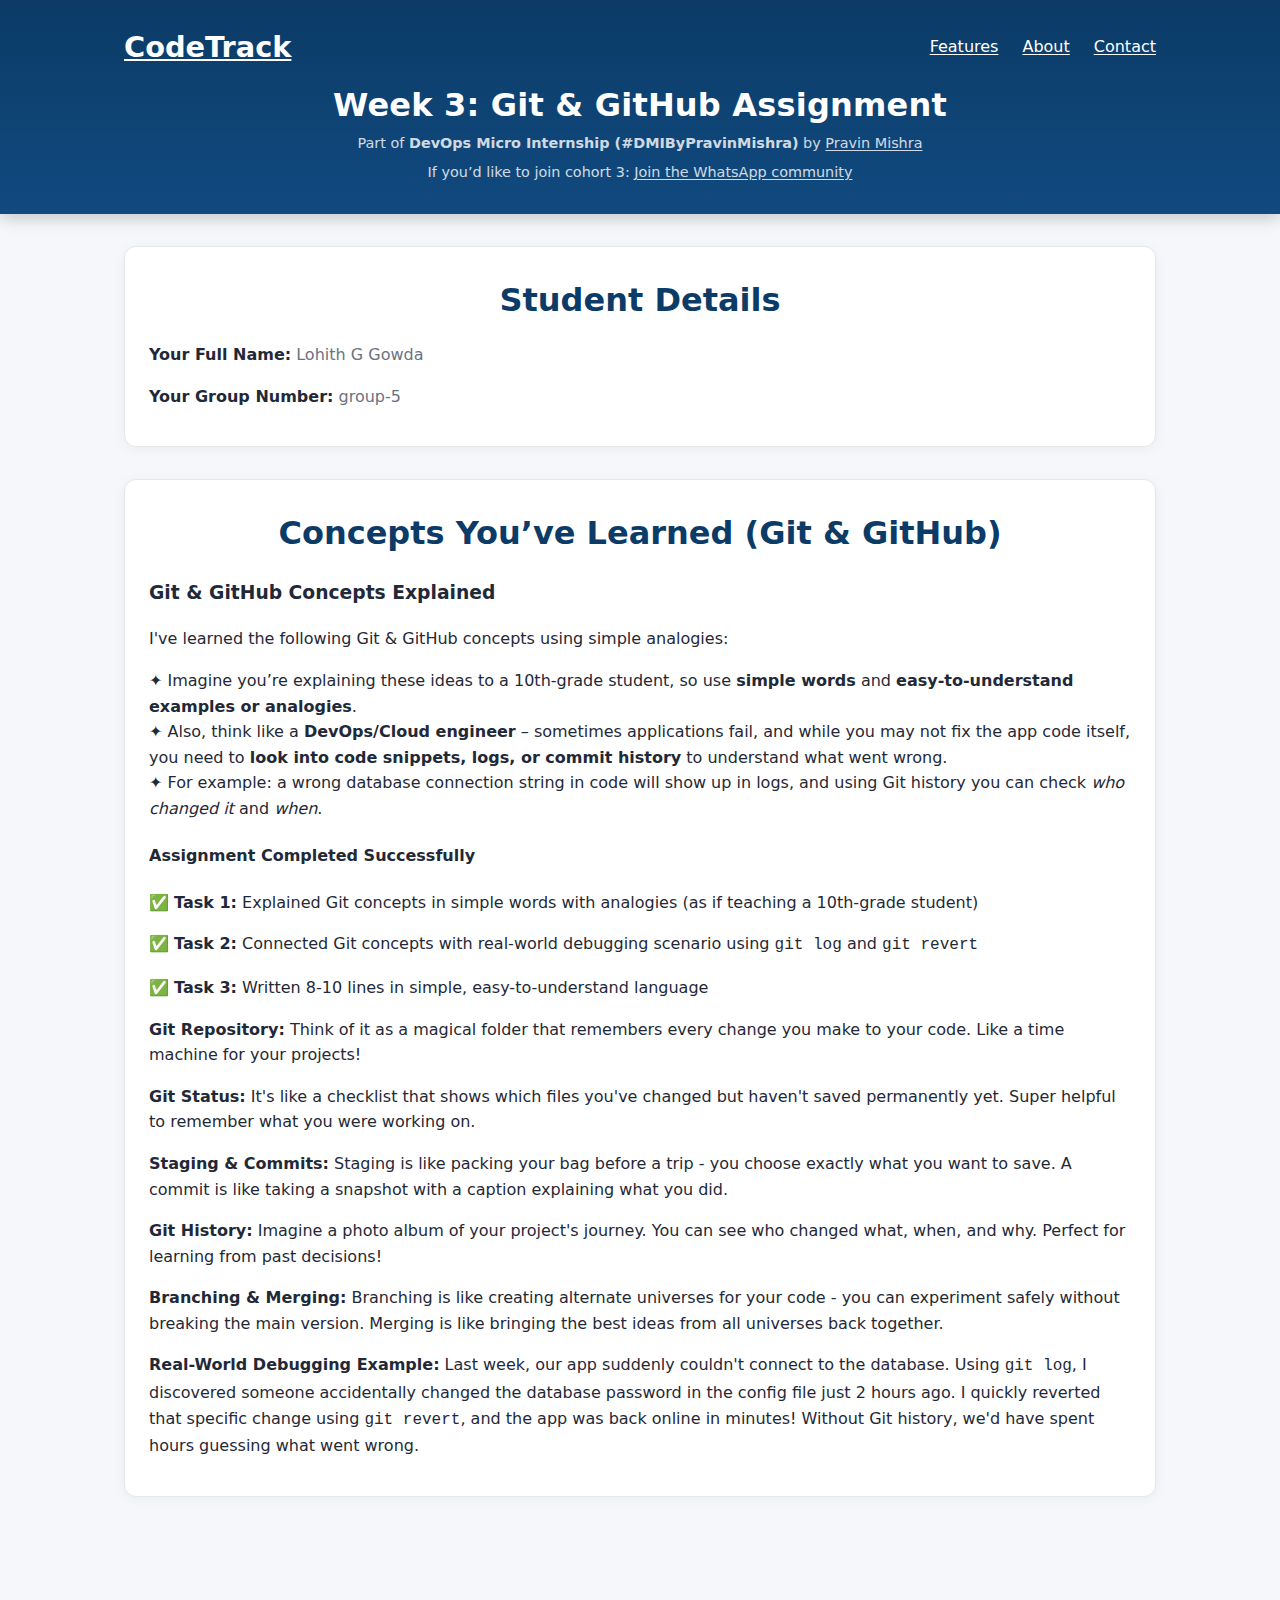
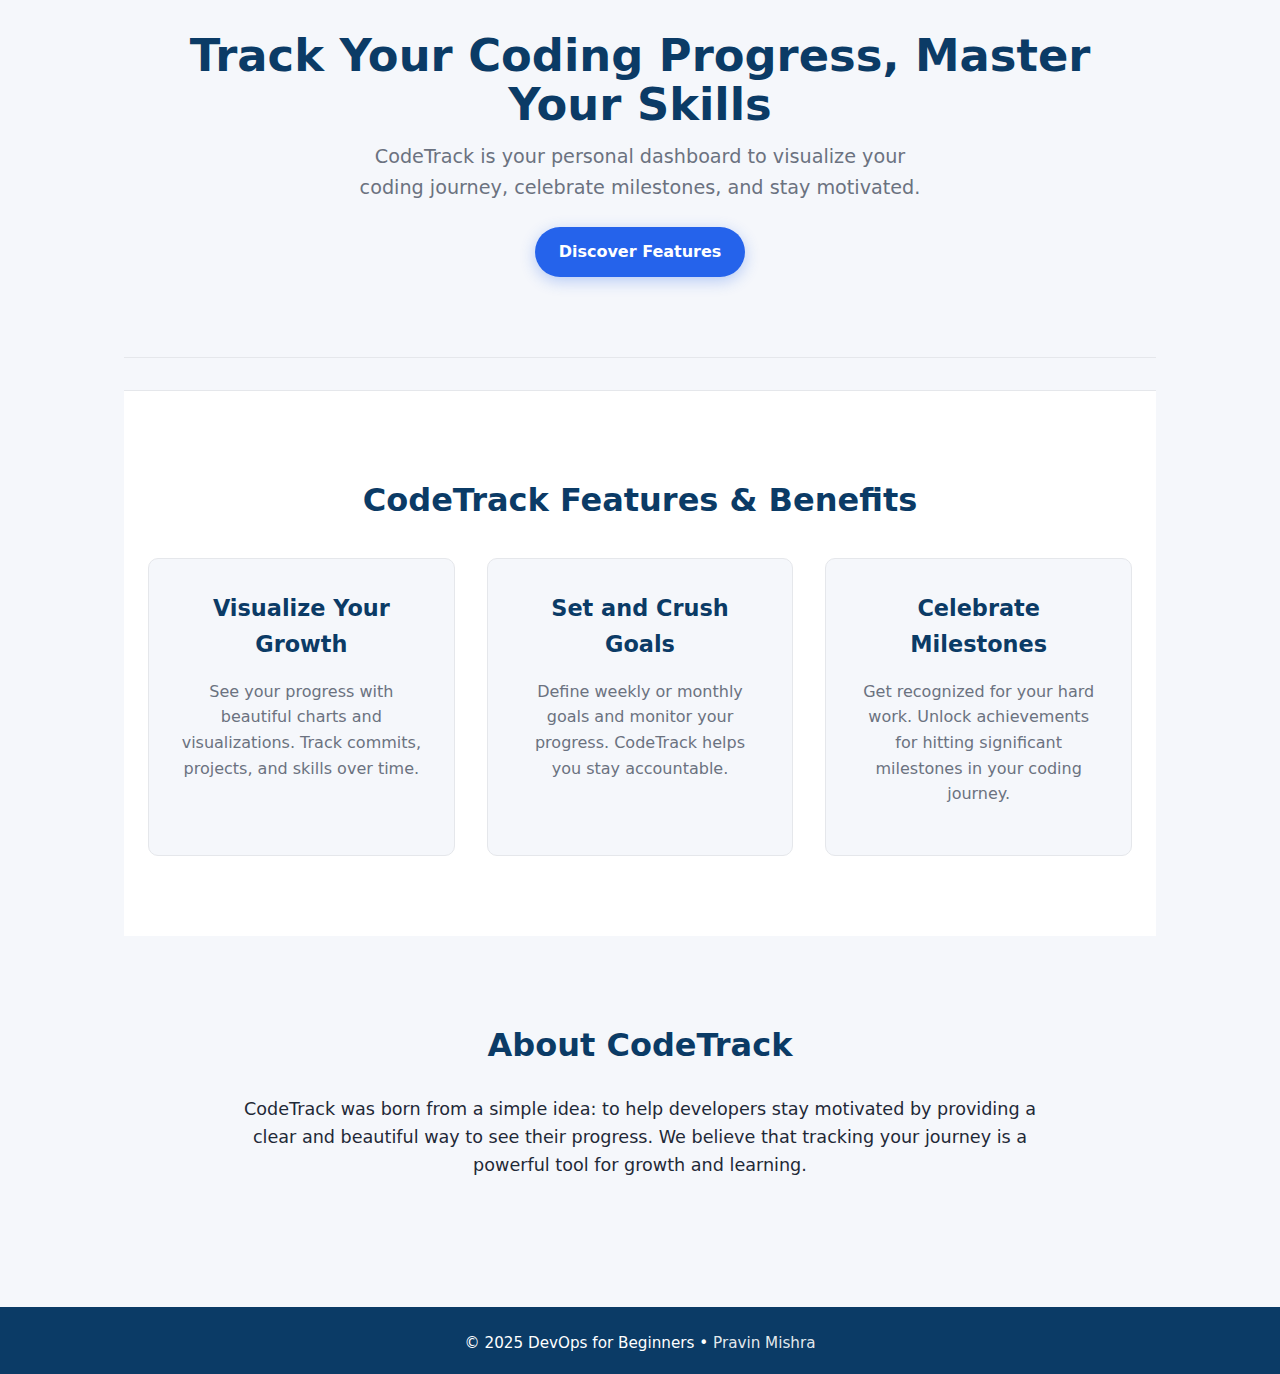
<file: index.html>
<!DOCTYPE html>
<html lang="en">

<head>
    <meta charset="UTF-8" />
    <meta name="viewport" content="width=device-width, initial-scale=1" />
    <title>CodeTrack - Your Personal Coding Journey</title>
    <link rel="stylesheet" href="styles.css" />
</head>

<body>
    <header class="site-header">
        <div class="header-inner">
            <div class="header-top">
                <a href="index.html" class="logo">CodeTrack</a>
                <nav class="main-nav">
                    <ul>
                        <li><a href="index.html#features">Features</a></li>
                        <li><a href="index.html#about">About</a></li>
                        <li><a href="contact.html">Contact</a></li>
                    </ul>
                </nav>
            </div>
            <h1>Week 3: Git & GitHub Assignment</h1>
            <p class="cohort-line">
                Part of <strong>DevOps Micro Internship (#DMIByPravinMishra)</strong> by
                <a href="https://www.linkedin.com/in/pravin-mishra-aws-trainer/" target="_blank">Pravin Mishra</a>
            </p>
            <p class="playlist-line">
                If you’d like to join cohort 3:
                <a href="https://chat.whatsapp.com/LSQpMsW9suFAS54DKtLcgE" target="_blank">
                    Join the WhatsApp community</a>
            </p>
        </div>
    </header>

    <main class="container">

        <!-- Student Details -->
        <section class="card student-info" aria-labelledby="student-details">
            <h2 id="student-details">Student Details</h2>
            <p><b>Your Full Name:</b> <span>Lohith G Gowda</span></p>
            <p><b>Your Group Number:</b> <span>group-5</span></p>
        </section>

        <!-- Concepts Learned -->
        <section class="card instructions" aria-labelledby="learning-summary">
            <h2 id="learning-summary">Concepts You’ve Learned (Git & GitHub)</h2>

            <h3>Git & GitHub Concepts Explained</h3>
            <p>I've learned the following Git & GitHub concepts using simple analogies:</p>

            <p>
                ✦ Imagine you’re explaining these ideas to a 10th-grade student, so use <b>simple words</b> and
                <b>easy-to-understand examples or analogies</b>.
                <br>✦ Also, think like a <b>DevOps/Cloud engineer</b> – sometimes applications fail, and while you may
                not fix
                the app code itself, you need to <b>look into code snippets, logs, or commit history</b> to understand
                what went wrong.
                <br>✦ For example: a wrong database connection string in code will show up in logs, and using Git
                history you can
                check <i>who changed it</i> and <i>when</i>.
            </p>

            <h4>Assignment Completed Successfully</h4>
            <p>✅ <strong>Task 1:</strong> Explained Git concepts in simple words with analogies (as if teaching a 10th-grade student)</p>
            <p>✅ <strong>Task 2:</strong> Connected Git concepts with real-world debugging scenario using <code>git log</code> and <code>git revert</code></p>
            <p>✅ <strong>Task 3:</strong> Written 8-10 lines in simple, easy-to-understand language</p>

            <div class="git-concepts">
                <p>
                    <strong>Git Repository:</strong> Think of it as a magical folder that remembers every change you make to your code. Like a time machine for your projects!
                </p>
                <p>
                    <strong>Git Status:</strong> It's like a checklist that shows which files you've changed but haven't saved permanently yet. Super helpful to remember what you were working on.
                </p>
                <p>
                    <strong>Staging & Commits:</strong> Staging is like packing your bag before a trip - you choose exactly what you want to save. A commit is like taking a snapshot with a caption explaining what you did.
                </p>
                <p>
                    <strong>Git History:</strong> Imagine a photo album of your project's journey. You can see who changed what, when, and why. Perfect for learning from past decisions!
                </p>
                <p>
                    <strong>Branching & Merging:</strong> Branching is like creating alternate universes for your code - you can experiment safely without breaking the main version. Merging is like bringing the best ideas from all universes back together.
                </p>
                <p>
                    <strong>Real-World Debugging Example:</strong> Last week, our app suddenly couldn't connect to the database. Using <code>git log</code>, I discovered someone accidentally changed the database password in the config file just 2 hours ago. I quickly reverted that specific change using <code>git revert</code>, and the app was back online in minutes! Without Git history, we'd have spent hours guessing what went wrong.
                </p>
            </div>

        </section>

        <!-- New sections for CodeTrack project -->
        <section class="hero-small">
            <div class="container">
                <h1>Track Your Coding Progress, Master Your Skills</h1>
                <p class="subtitle">CodeTrack is your personal dashboard to visualize your coding journey, celebrate milestones, and stay motivated.</p>
                <a href="#features-codetrack" class="btn btn-primary">Discover Features</a>
            </div>
        </section>

        <section id="features-codetrack" class="features-section">
            <div class="container">
                <h2>CodeTrack Features & Benefits</h2>
                <div class="features-grid">
                    <div class="feature-card">
                        <h3>Visualize Your Growth</h3>
                        <p>See your progress with beautiful charts and visualizations. Track commits, projects, and skills over time.</p>
                    </div>
                    <div class="feature-card">
                        <h3>Set and Crush Goals</h3>
                        <p>Define weekly or monthly goals and monitor your progress. CodeTrack helps you stay accountable.</p>
                    </div>
                    <div class="feature-card">
                        <h3>Celebrate Milestones</h3>
                        <p>Get recognized for your hard work. Unlock achievements for hitting significant milestones in your coding journey.</p>
                    </div>
                </div>
            </div>
        </section>

        <section id="about-codetrack" class="about-section">
            <div class="container">
                <h2>About CodeTrack</h2>
                <p>CodeTrack was born from a simple idea: to help developers stay motivated by providing a clear and beautiful way to see their progress. We believe that tracking your journey is a powerful tool for growth and learning.</p>
            </div>
        </section>

    </main>

    <footer class="site-footer">
        © 2025 DevOps for Beginners • <a href="https://www.linkedin.com/in/pravin-mishra-aws-trainer/"
            target="_blank">Pravin Mishra</a>
    </footer>
</body>

</html>
</file>
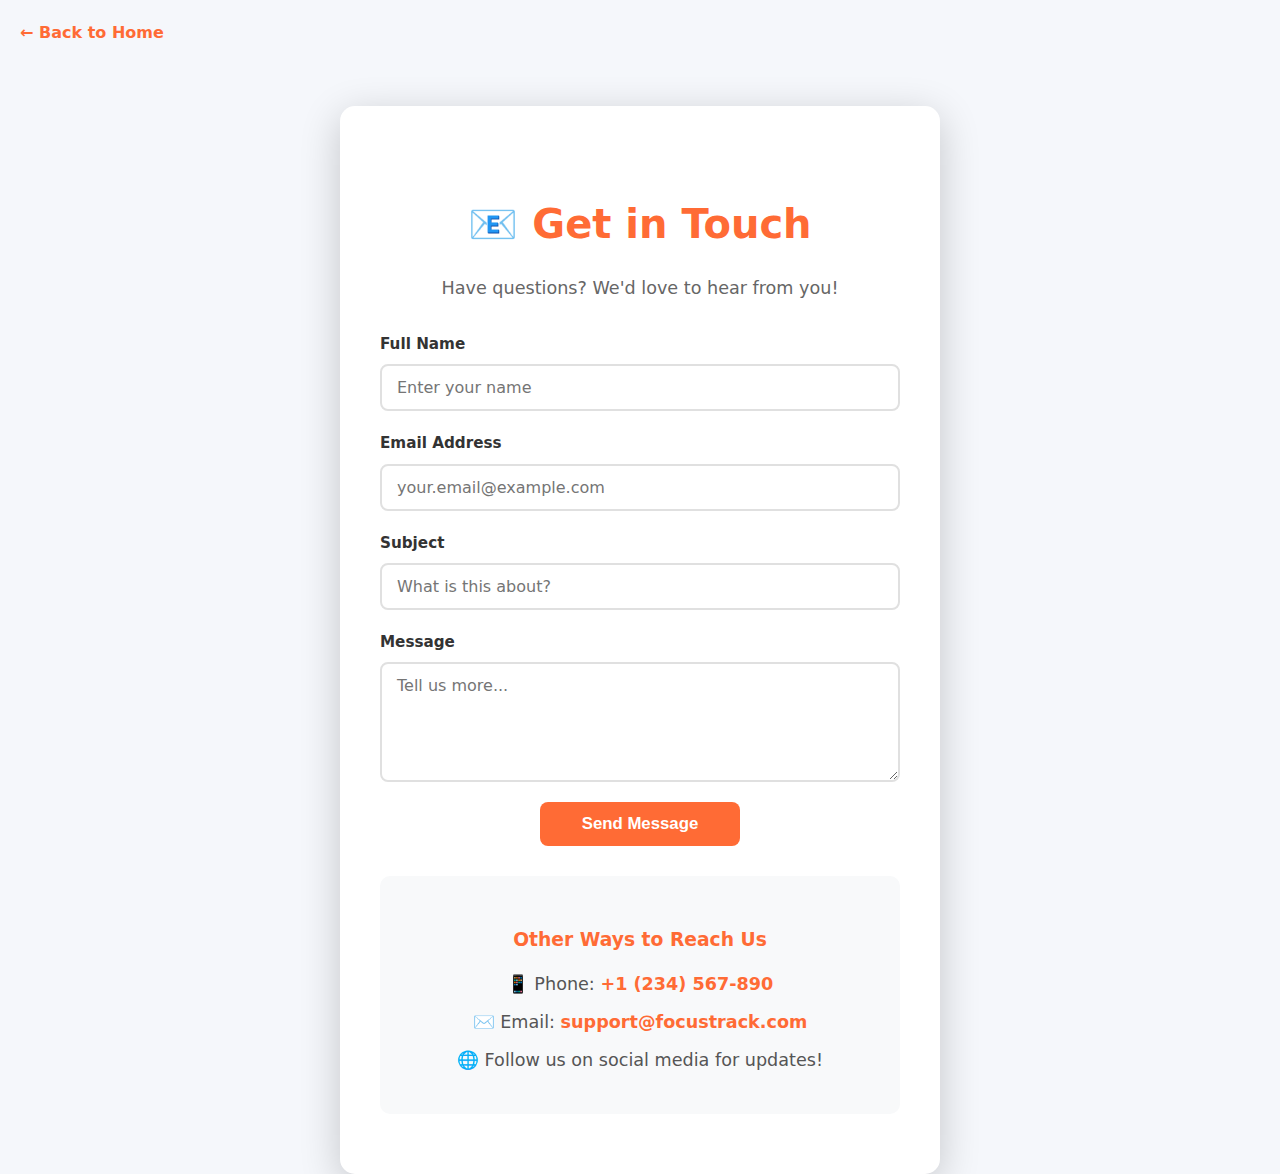
<file: contact.html>
<!DOCTYPE html>
<html lang="en">
<head>
    <meta charset="UTF-8">
    <meta name="viewport" content="width=device-width, initial-scale=1.0">
    <title>Contact Us - Focus Track</title>
    <link rel="stylesheet" href="styles.css">
    <style>
        .contact-container {
            background: white;
            border-radius: 15px;
            box-shadow: 0 10px 40px rgba(0, 0, 0, 0.2);
            padding: 60px 40px;
            max-width: 600px;
            margin: 0 auto;
            margin-top: 40px;
        }

        .contact-container h1 {
            color: #ff6b35;
            font-size: 2.5em;
            margin-bottom: 10px;
            text-align: center;
        }

        .contact-container p {
            color: #666;
            font-size: 1.1em;
            margin-bottom: 30px;
            text-align: center;
        }

        .contact-form {
            display: flex;
            flex-direction: column;
            gap: 20px;
        }

        .form-group {
            display: flex;
            flex-direction: column;
        }

        .form-group label {
            color: #333;
            font-weight: 600;
            margin-bottom: 8px;
            font-size: 0.95em;
        }

        .form-group input,
        .form-group textarea {
            padding: 12px 15px;
            border: 2px solid #e0e0e0;
            border-radius: 8px;
            font-family: inherit;
            font-size: 1em;
            transition: border-color 0.3s ease;
        }

        .form-group input:focus,
        .form-group textarea:focus {
            outline: none;
            border-color: #ff6b35;
            box-shadow: 0 0 0 3px rgba(255, 107, 53, 0.1);
        }

        .form-group textarea {
            resize: vertical;
            min-height: 120px;
        }

        .contact-container button {
            padding: 12px 30px;
            background: #ff6b35;
            color: white;
            border: none;
            border-radius: 8px;
            cursor: pointer;
            font-weight: 600;
            font-size: 1.05em;
            transition: all 0.3s ease;
            align-self: center;
            min-width: 200px;
        }

        .contact-container button:hover {
            background: #e05a2f;
            transform: translateY(-2px);
            box-shadow: 0 5px 15px rgba(255, 107, 53, 0.4);
        }

        .contact-info {
            background: #f8f9fa;
            padding: 30px;
            border-radius: 10px;
            margin-top: 30px;
            text-align: center;
        }

        .contact-info h3 {
            color: #ff6b35;
            margin-bottom: 15px;
        }

        .contact-info p {
            margin: 10px 0;
            color: #555;
        }

        .contact-info a {
            color: #ff6b35;
            text-decoration: none;
            font-weight: 600;
        }

        .contact-info a:hover {
            text-decoration: underline;
        }

        .back-link {
            display: inline-block;
            margin: 20px;
            color: #ff6b35;
            text-decoration: none;
            font-weight: 600;
        }

        .back-link:hover {
            text-decoration: underline;
        }
    </style>
</head>
<body>
    <a href="/" class="back-link">← Back to Home</a>

    <div class="contact-container">
        <h1>📧 Get in Touch</h1>
        <p>Have questions? We'd love to hear from you!</p>

        <form class="contact-form" onsubmit="handleSubmit(event)">
            <div class="form-group">
                <label for="name">Full Name</label>
                <input type="text" id="name" name="name" required placeholder="Enter your name">
            </div>

            <div class="form-group">
                <label for="email">Email Address</label>
                <input type="email" id="email" name="email" required placeholder="your.email@example.com">
            </div>

            <div class="form-group">
                <label for="subject">Subject</label>
                <input type="text" id="subject" name="subject" required placeholder="What is this about?">
            </div>

            <div class="form-group">
                <label for="message">Message</label>
                <textarea id="message" name="message" required placeholder="Tell us more..."></textarea>
            </div>

            <button type="submit">Send Message</button>
        </form>

        <div class="contact-info">
            <h3>Other Ways to Reach Us</h3>
            <p>📱 Phone: <a href="tel:+1234567890">+1 (234) 567-890</a></p>
            <p>✉️ Email: <a href="mailto:support@focustrack.com">support@focustrack.com</a></p>
            <p>🌐 Follow us on social media for updates!</p>
        </div>
    </div>

    <script>
        function handleSubmit(event) {
            event.preventDefault();
            const name = document.getElementById('name').value;
            const email = document.getElementById('email').value;
            const subject = document.getElementById('subject').value;
            const message = document.getElementById('message').value;

            // Simple validation
            if (name && email && subject && message) {
                alert(`Thank you, ${name}! Your message has been received. We'll get back to you soon.`);
                event.target.reset();
            } else {
                alert('Please fill in all fields.');
            }
        }
    </script>
</body>
</html>
</file>
<file: styles.css>
/* ---------------------------
   Base
---------------------------- */
:root {
    --brand-900: #0b3b66;
    /* deep navy for headers/accents */
    --brand-700: #114a80;
    --ink: #1f2937;
    --muted: #6b7280;
    --paper: #ffffff;
    --bg: #f5f7fb;
    --border: #e5e7eb;
    --accent: #2563eb;
    /* primary action color */
    --accent-dark: #1a4fd8;
    --ok: #22c55e;
    --orange-contact: #ff6b35; /* Orange accent for contact form */
    --orange-contact-dark: #e05a2f; /* Darker orange for hover */
}

*,
*::before,
*::after {
    box-sizing: border-box;
}

html,
body {
    height: 100%;
    margin: 0;
}

body {
    font-family: "Segoe UI", system-ui, -apple-system, Arial, sans-serif;
    color: var(--ink);
    background: var(--bg);
    line-height: 1.6;
    -webkit-font-smoothing: antialiased;
    text-rendering: optimizeLegibility;
}

/* ---------------------------
   Layout / Container
---------------------------- */
.container {
    max-width: 1080px;
    margin: 0 auto;
    padding: 0 1.5rem;
}

main .container {
    padding-top: 2rem;
    padding-bottom: 2rem;
}

/* ---------------------------
   Header
---------------------------- */
.site-header {
    background: linear-gradient(180deg, var(--brand-900), var(--brand-700));
    color: #fff;
    padding: 1.5rem 1rem;
    box-shadow: 0 4px 16px rgba(0, 0, 0, .2);
    text-align: center; /* Center align header content */
}

.header-inner {
    max-width: 1080px;
    margin: 0 auto;
    padding: 0 1.5rem;
}

.header-top {
    display: flex;
    justify-content: space-between;
    align-items: center;
    margin-bottom: 1rem;
    flex-wrap: wrap; /* Allow wrapping on small screens */
}

.logo {
    font-size: 1.8rem;
    font-weight: 700;
    color: var(--paper);
    text-decoration: none;
    margin-right: 1.5rem; /* Space between logo and nav */
}

.main-nav ul {
    list-style: none;
    padding: 0;
    margin: 0;
    display: flex;
    gap: 1.5rem;
    flex-wrap: wrap; /* Allow wrapping on small screens */
    justify-content: center; /* Center nav items on wrap */
}

.main-nav a {
    color: var(--paper);
    text-decoration: none;
    font-weight: 500;
    transition: all 0.2s ease;
    padding: 0.5rem 0; /* Add padding for click area */
}

.main-nav a:hover {
    color: rgba(255, 255, 255, 0.8);
    text-decoration: underline;
    text-underline-offset: 4px;
}

.site-header h1 {
    margin: 0 0 .5rem;
    font-size: clamp(1.6rem, 2.5vw, 2.2rem);
    letter-spacing: .2px;
    line-height: 1.2;
}

.site-header .subtitle {
    font-size: 1.1rem;
    margin-top: 0.5rem;
    opacity: 0.9;
}

.cohort-line,
.playlist-line {
    margin: .35rem 0;
    font-size: 0.9rem;
    opacity: 0.8;
}

.site-header a {
    color: #fff;
    text-decoration: underline;
    text-underline-offset: 2px;
}

/* ---------------------------
   Buttons
---------------------------- */
.btn {
    display: inline-block;
    border-radius: 999px;
    padding: .75rem 1.5rem;
    font-weight: 600;
    text-decoration: none;
    transition: all 0.2s ease;
    cursor: pointer;
    border: none;
}

.btn-primary {
    background: var(--accent);
    color: var(--paper);
    box-shadow: 0 4px 15px rgba(37, 99, 235, 0.3);
}

.btn-primary:hover {
    background: var(--accent-dark);
    transform: translateY(-2px);
    box-shadow: 0 6px 20px rgba(37, 99, 235, 0.4);
}

.btn-light {
    background: #ffffff;
    border: 2px solid rgba(255, 255, 255, .85);
    color: var(--brand-900);
}

/* ---------------------------
   Cards
---------------------------- */
.card {
    background: var(--paper);
    border: 1px solid var(--border);
    border-radius: 12px;
    padding: 1.5rem;
    box-shadow: 0 2px 12px rgba(0, 0, 0, .05);
    margin-bottom: 1.5rem;
}

h2 {
    color: var(--brand-900);
    font-size: clamp(1.5rem, 2.5vw, 2rem);
    margin: .25rem 0 1rem;
    text-align: center;
}

/* ---------------------------
   Hero Section
---------------------------- */
.hero {
    background: var(--bg);
    padding: 4rem 1.5rem;
    text-align: center;
}

.hero h1 {
    font-size: clamp(2.5rem, 5vw, 3.5rem);
    color: var(--brand-900);
    margin-bottom: 1rem;
    line-height: 1.1;
}

.hero .subtitle {
    font-size: clamp(1.1rem, 2vw, 1.3rem);
    color: var(--muted);
    max-width: 700px;
    margin: 0 auto 2rem;
}

.hero-small { /* For the second hero on index.html */
    background: var(--bg);
    padding: 3rem 1.5rem;
    text-align: center;
    border-bottom: 1px solid var(--border);
    margin-bottom: 2rem;
}

.hero-small h1 {
    font-size: clamp(2rem, 4vw, 2.8rem);
    color: var(--brand-900);
    margin-bottom: 0.8rem;
    line-height: 1.1;
}

.hero-small .subtitle {
    font-size: clamp(1rem, 1.8vw, 1.2rem);
    color: var(--muted);
    max-width: 600px;
    margin: 0 auto 1.5rem;
}

/* ---------------------------
   Features Section
---------------------------- */
.features-section {
    padding: 3rem 0;
    background: var(--paper);
    border-top: 1px solid var(--border);
}

.features-grid {
    display: grid;
    grid-template-columns: repeat(auto-fit, minmax(300px, 1fr));
    gap: 2rem;
    margin-top: 2rem;
}

.feature-card {
    text-align: center;
    padding: 2rem;
    border-radius: 10px;
    background: var(--bg);
    border: 1px solid var(--border);
    transition: transform 0.2s ease, box-shadow 0.2s ease;
}

.feature-card:hover {
    transform: translateY(-5px);
    box-shadow: 0 8px 20px rgba(0, 0, 0, 0.1);
}

.feature-card h3 {
    color: var(--brand-900);
    font-size: 1.4rem;
    margin-top: 0;
    margin-bottom: 1rem;
}

.feature-card p {
    color: var(--muted);
    font-size: 1rem;
}

/* ---------------------------
   About Section
---------------------------- */
.about-section {
    padding: 3rem 0;
    text-align: center;
}

.about-section p {
    max-width: 800px;
    margin: 1.5rem auto 0;
    font-size: 1.1rem;
    color: var(--ink);
}


/* ---------------------------
   Student form (from original index.html)
---------------------------- */
.student-info, .instructions {
    margin-top: 2rem;
}

.student-info p, .instructions p, .instructions li {
    font-size: 1rem;
    color: var(--ink);
    margin-bottom: 0.8rem;
}

.student-info span, .instructions small {
    color: var(--muted);
}

/* ---------------------------
   Contact Form Styles (integrated from original contact.html)
---------------------------- */
.contact-section {
    max-width: 700px;
    margin: 2rem auto;
    padding: 2.5rem;
    text-align: left;
}

.contact-section h2 {
    color: var(--orange-contact);
    margin-bottom: 1.5rem;
    font-size: 2em;
}

.contact-form {
    display: flex;
    flex-direction: column;
    gap: 1.25rem;
}

.form-group {
    display: flex;
    flex-direction: column;
}

.form-group label {
    color: var(--ink);
    font-weight: 600;
    margin-bottom: 0.5rem;
    font-size: 0.95em;
}

.form-group input,
.form-group textarea {
    padding: 0.8rem 1rem;
    border: 1px solid var(--border);
    border-radius: 8px;
    font-family: inherit;
    font-size: 1em;
    transition: border-color 0.3s ease, box-shadow 0.3s ease;
}

.form-group input:focus,
.form-group textarea:focus {
    outline: none;
    border-color: var(--orange-contact);
    box-shadow: 0 0 0 3px rgba(255, 107, 53, 0.15);
}

.form-group textarea {
    resize: vertical;
    min-height: 120px;
}

.contact-section .btn-primary { /* Specific styling for contact button */
    align-self: center;
    margin-top: 1rem;
    padding: 0.75rem 2.5rem;
    background: var(--orange-contact);
    box-shadow: 0 4px 15px rgba(255, 107, 53, 0.3);
}

.contact-section .btn-primary:hover {
    background: var(--orange-contact-dark);
    box-shadow: 0 6px 20px rgba(255, 107, 53, 0.4);
}

.contact-info-section {
    max-width: 700px;
    margin: 2rem auto;
    padding: 2.5rem;
    text-align: center;
    background: var(--bg); /* Lighter background for distinction */
    border: 1px solid var(--border);
    border-radius: 12px;
}

.contact-info-section h2 {
    color: var(--brand-900);
    margin-bottom: 1.5rem;
    font-size: 1.8em;
}

.contact-info-section p {
    margin: 0.8rem 0;
    color: var(--muted);
}

.contact-info-section a {
    color: var(--orange-contact);
    text-decoration: none;
    font-weight: 600;
}

.contact-info-section a:hover {
    text-decoration: underline;
}

/* ---------------------------
   Lists / Links
---------------------------- */
ul {
    margin: .5rem 0 1rem 1.25rem;
}

a {
    color: var(--accent);
    text-decoration: none;
}

a:hover {
    text-decoration: underline;
}

/* ---------------------------
   Code Block (for blog outline) - Retained for assignment content
---------------------------- */
.code-block {
    background: #0f172a;
    color: #e5e7eb;
    border-radius: 10px;
    padding: 1rem;
    overflow-x: auto;
    font-family: ui-monospace, SFMono-Regular, Menlo, Consolas, "Liberation Mono", monospace;
    font-size: .9rem;
    line-height: 1.5;
}

/* ---------------------------
   Helpers
---------------------------- */
.muted {
    color: var(--muted);
    font-size: .95rem;
}

/* ---------------------------
   Footer
---------------------------- */
.site-footer {
    text-align: center;
    margin-top: 3rem;
    padding: 1.5rem;
    background: var(--brand-900);
    color: #fff;
    font-size: .95rem;
    border-top-left-radius: 0;
    border-top-right-radius: 0;
}

.site-footer a {
    color: rgba(255, 255, 255, 0.9);
}

.site-footer a:hover {
    color: var(--paper);
}

/* ---------------------------
   Media Queries
---------------------------- */
@media (max-width: 768px) {
    .header-top {
        flex-direction: column;
        margin-bottom: 1rem;
    }

    .main-nav ul {
        margin-top: 1rem;
        gap: 1rem;
    }

    .logo {
        margin-right: 0;
        margin-bottom: 0.5rem;
    }

    .hero, .hero-small, .features-section, .about-section, .contact-section, .contact-info-section {
        padding-left: 1rem;
        padding-right: 1rem;
    }

    .features-grid {
        grid-template-columns: 1fr;
    }

    .contact-section, .contact-info-section {
        margin: 1.5rem auto;
        padding: 2rem 1.5rem;
    }
}
</file>
